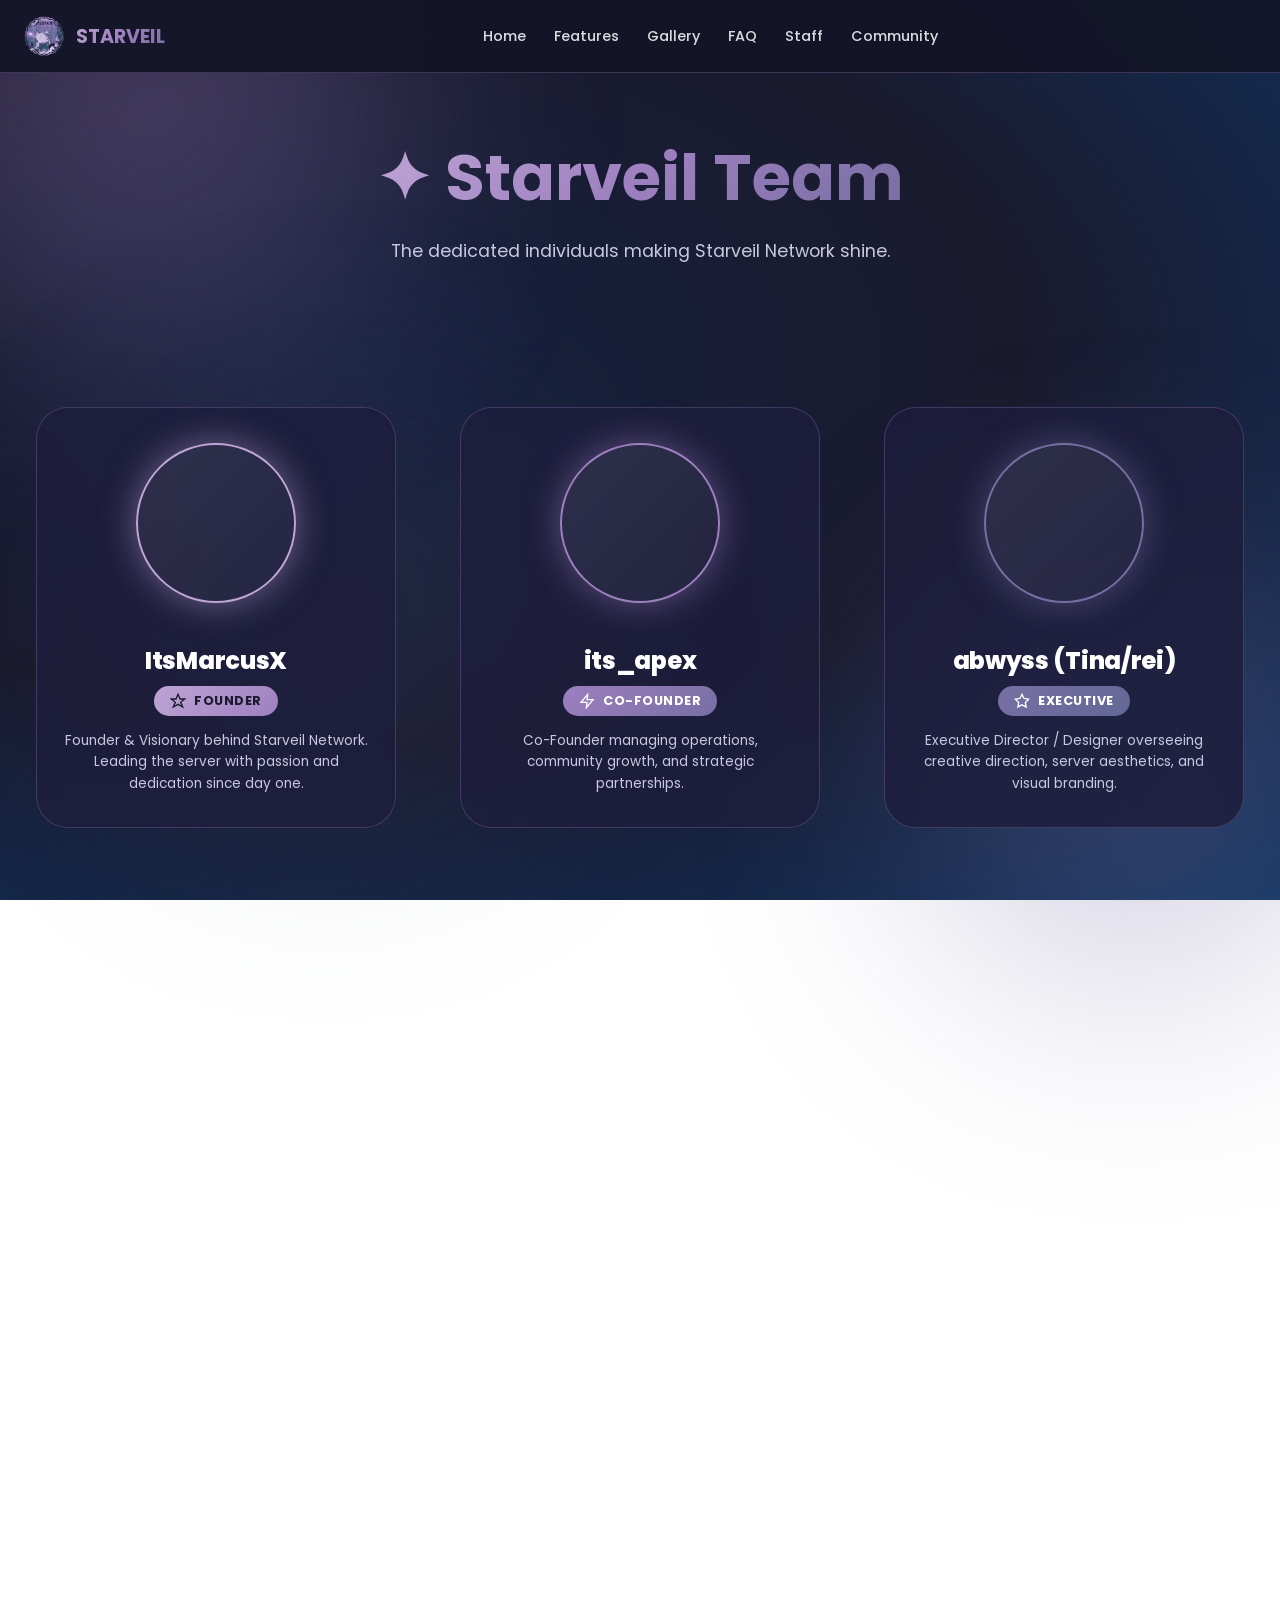
<file: staff.html>
<!DOCTYPE html>
<html lang="en">
<head>

<meta charset="UTF-8">
<meta name="viewport" content="width=device-width, initial-scale=1.0, user-scalable=yes">

<title>Starveil Network | Leadership Team</title>

<!-- favicon / tab icon -->
<link rel="icon" type="image/png" href="logo.png">
<link rel="shortcut icon" href="logo.png">

<link href="https://fonts.googleapis.com/css2?family=Poppins:wght@300;400;500;600;700;800&display=swap" rel="stylesheet">
<link rel="stylesheet" href="styles.css">

<!-- Loading Screen -->
<div class="loading-screen" id="loadingScreen">
    <div class="loading-spinner"></div>
</div>

<script>
    // Hide loading screen after page loads
    window.addEventListener('load', function() {
        const loadingScreen = document.getElementById('loadingScreen');
        setTimeout(function() {
            loadingScreen.classList.add('hidden');
        }, 500);
    });
</script>

<style>
/* Staff page specific styles - Starveil Theme */
:root{
    --rank-founder-start: #bea5d5;
    --rank-founder-end: #9d7fbf;
    --rank-cofounder-start: #9d7fbf;
    --rank-cofounder-end: #776fa3;
    --rank-executive-start: #776fa3;
    --rank-executive-end: #636895;
    --rank-helper-start: #536088;
    --rank-helper-end: #455a7d;
    --rank-tester-start: #395472;
    --rank-tester-end: #334d66;
}

.hero{
    min-height: 40vh;
    display: flex;
    align-items: center;
    justify-content: center;
    text-align: center;
    padding: 140px 24px 60px;
}

.hero-content{
    max-width: 1000px;
}

.hero h1{
    font-size: 4rem;
    line-height: 1.2;
    margin-bottom: 20px;
    background: var(--gradient-purple-light);
    -webkit-background-clip: text;
    background-clip: text;
    -webkit-text-fill-color: transparent;
}

.hero p{
    font-size: 1.1rem;
    color: var(--text-soft);
}

.staff-section{
    padding: 40px 24px 100px;
}

.container{
    max-width: 1400px;
    margin: 0 auto;
}

.staff-grid{
    display: grid;
    grid-template-columns: repeat(auto-fit, minmax(320px, 1fr));
    gap: 40px;
    justify-items: center;
    align-items: start;
}

.staff-card{
    background: var(--card);
    border: 1px solid var(--card-border);
    border-radius: 32px;
    backdrop-filter: blur(12px);
    overflow: hidden;
    transition: all 0.35s cubic-bezier(0.2, 0.95, 0.3, 1.05);
    width: 100%;
    max-width: 360px;
    text-align: center;
    cursor: pointer;
}

.staff-card:hover{
    transform: translateY(-10px);
    box-shadow: 0 25px 50px var(--shadow);
}

.head-container{
    padding: 35px 0 20px 0;
    display: flex;
    justify-content: center;
    align-items: center;
}

.head-bubble{
    width: 160px;
    height: 160px;
    border-radius: 50%;
    background: linear-gradient(135deg, rgba(255,255,255,0.08), rgba(255,255,255,0.03));
    border: 2px solid var(--card-border);
    display: flex;
    align-items: center;
    justify-content: center;
    transition: all 0.3s cubic-bezier(0.2, 0.95, 0.3, 1.05);
    box-shadow: 0 10px 30px var(--shadow);
    overflow: hidden;
}

.head-bubble img{
    width: 100%;
    height: 100%;
    object-fit: cover;
    image-rendering: crisp-edges;
    image-rendering: pixelated;
}

/* Rank-specific bubble glows */
.staff-card[data-rank="Founder"] .head-bubble{
    box-shadow: 0 0 35px rgba(190,165,213,0.5);
    border-color: #bea5d5;
}

.staff-card[data-rank="Co-Founder"] .head-bubble{
    box-shadow: 0 0 35px rgba(157,127,191,0.5);
    border-color: #9d7fbf;
}

.staff-card[data-rank="Executive"] .head-bubble{
    box-shadow: 0 0 35px rgba(119,111,163,0.5);
    border-color: #776fa3;
}

.staff-card[data-rank="Helper"] .head-bubble{
    box-shadow: 0 0 35px rgba(83,96,136,0.5);
    border-color: #536088;
}

.staff-card[data-rank="Tester"] .head-bubble{
    box-shadow: 0 0 35px rgba(57,84,114,0.5);
    border-color: #395472;
}

.staff-info{
    padding: 20px 24px 32px;
    text-align: center;
}

.staff-name{
    font-size: 1.5rem;
    font-weight: 800;
    margin-bottom: 8px;
    letter-spacing: -0.3px;
    color: var(--text);
}

.staff-rank{
    font-size: 0.8rem;
    font-weight: 700;
    padding: 6px 16px;
    border-radius: 30px;
    display: inline-flex;
    align-items: center;
    gap: 8px;
    margin-bottom: 14px;
    text-transform: uppercase;
    letter-spacing: 0.5px;
}

.rank-badge-founder{
    background: linear-gradient(135deg, #bea5d5, #9d7fbf);
    color: #1a1a2e;
}
.rank-badge-cofounder{
    background: linear-gradient(135deg, #9d7fbf, #776fa3);
    color: white;
}
.rank-badge-executive{
    background: linear-gradient(135deg, #776fa3, #636895);
    color: white;
}
.rank-badge-helper{
    background: linear-gradient(135deg, #536088, #455a7d);
    color: white;
}
.rank-badge-tester{
    background: linear-gradient(135deg, #395472, #334d66);
    color: white;
}

.rank-icon{
    width: 16px;
    height: 16px;
    display: inline-block;
}

.staff-description{
    font-size: 0.85rem;
    color: var(--text-soft);
    line-height: 1.6;
}

/* Footer override for staff page */
.cool-footer{
    margin-top: 0;
}

@media (max-width: 768px) {
    .hero h1{
        font-size: 2.5rem;
    }
    .hero p{
        font-size: 1rem;
    }
    .staff-name{
        font-size: 1.3rem;
    }
}
</style>

</head>
<body>

<div class="glow-bg">
    <div class="glow-sphere one"></div>
    <div class="glow-sphere two"></div>
    <div class="glow-sphere three"></div>
</div>

<!-- NAVBAR -->
<nav>
    <div class="nav-container">
        <div class="logo">
            <img src="logo.png" alt="Starveil">
            <span class="logo-text">STARVEIL</span>
        </div>
        <div class="nav-links">
            <a href="index.html">Home</a>
            <a href="index.html#features">Features</a>
            <a href="index.html#gallery">Gallery</a>
            <a href="index.html#faq">FAQ</a>
            <a href="staff.html">Staff</a>
            <a href="index.html#community">Community</a>
        </div>
        <div class="right-buttons">
            <div class="menu-toggle" id="menuToggle">
                <span></span>
                <span></span>
                <span></span>
            </div>
        </div>
    </div>
</nav>

<main>
    <section class="hero fade-on-scroll">
        <div class="hero-content">
            <h1>✦ Starveil Team</h1>
            <p>The dedicated individuals making Starveil Network shine.</p>
        </div>
    </section>

    <section class="staff-section">
        <div class="container">
            <div class="staff-grid" id="staff-grid"></div>
        </div>
    </section>
</main>

<!-- FOOTER -->
<footer class="cool-footer fade-on-scroll">
    <div class="footer-inner">
        <div class="footer-brand">
            <h3>✦ STARVEIL</h3>
            <p>Where every star tells a story. Join our celestial journey today.</p>
            <div class="social-links">
                <a href="#"><svg viewBox="0 0 24 24" fill="none" stroke="white" stroke-width="1.8"><path d="M21 11.5a8.38 8.38 0 0 1-.9 3.8 8.5 8.5 0 0 1-7.6 4.7 8.38 8.38 0 0 1-3.8-.9L3 21l1.9-5.7a8.38 8.38 0 0 1-.9-3.8 8.5 8.5 0 0 1 4.7-7.6 8.38 8.38 0 0 1 3.8-.9h.5a8.48 8.48 0 0 1 8 8v.5z"/></svg></a>
                <a href="#"><svg viewBox="0 0 24 24" fill="none" stroke="white" stroke-width="1.8"><rect x="2" y="4" width="20" height="16" rx="2"/><path d="M8 12h8M12 8v8"/></svg></a>
                <a href="#"><svg viewBox="0 0 24 24" fill="none" stroke="white" stroke-width="1.8"><path d="M22 4s-.7 2.1-2 3.4c1.6 10-9.4 17.3-18 11.6 2.2.1 4.4-.6 6-2C3 15.5.5 9.6 3 5c2.2 2.6 5.6 4.3 9 4.5 0-2 .8-4 2.3-5.5 2-2 5.3-2 7.3 0z"/></svg></a>
                <a href="#"><svg viewBox="0 0 24 24" fill="none" stroke="white" stroke-width="1.8"><path d="M22 2L15 9M22 2l-7 7M22 2v6M15 9l-7-7M15 9L8 2M2 2l7 7M2 2h6M2 2v6M9 15l7 7M9 15l-7 7M9 15v6M16 16l6 6M16 16h6M16 16v6"/></svg></a>
            </div>
        </div>
        <div class="footer-links">
            <div class="footer-col">
                <h4>Explore</h4>
                <a href="index.html">Home</a>
                <a href="index.html#features">Features</a>
                <a href="index.html#gallery">Gallery</a>
                <a href="index.html#faq">FAQ</a>
                <a href="staff.html">Staff</a>
                <a href="index.html#community">Community</a>
            </div>
            <div class="footer-col">
                <h4>Resources</h4>
                <a href="#">Rules</a>
                <a href="#">Support</a>
                <a href="#">Status</a>
            </div>
            <div class="footer-col">
                <h4>Connect</h4>
                <a href="#">Discord</a>
                <a href="#">Store</a>
                <a href="#">Vote</a>
            </div>
        </div>
    </div>
    <div class="footer-bottom">© 2026 Starveil Network — Where stars align and legends are born. ✦</div>
</footer>

<script>
    // Staff Data with Minecraft usernames for 2D heads
    const staffMembers = [
        { 
            name: "ItsMarcusX", 
            rank: "Founder", 
            description: "Founder & Visionary behind Starveil Network. Leading the server with passion and dedication since day one.",
            minecraftUsername: "ItsMarcusX",
            icon: `<svg class="rank-icon" viewBox="0 0 24 24" fill="none" stroke="currentColor" stroke-width="2"><path d="M12 2L15 9H22L16 14L19 21L12 17L5 21L8 14L2 9H9L12 2Z"/></svg>`,
            rankClass: "rank-badge-founder"
        },
        { 
            name: "its_apex", 
            rank: "Co-Founder", 
            description: "Co-Founder managing operations, community growth, and strategic partnerships.",
            minecraftUsername: "atrillun",
            icon: `<svg class="rank-icon" viewBox="0 0 24 24" fill="none" stroke="currentColor" stroke-width="2"><path d="M13 2L3 14H12L11 22L21 10H12L13 2Z"/></svg>`,
            rankClass: "rank-badge-cofounder"
        },
        { 
            name: "abwyss (Tina/rei)", 
            rank: "Executive", 
            description: "Executive Director / Designer overseeing creative direction, server aesthetics, and visual branding.",
            minecraftUsername: "ibeella",
            icon: `<svg class="rank-icon" viewBox="0 0 24 24" fill="none" stroke="currentColor" stroke-width="2"><path d="M12 2l3.09 6.26L22 9.27l-5 4.87 1.18 6.88L12 17.77l-6.18 3.25L7 14.14 2 9.27l6.91-1.01L12 2z" stroke="currentColor" fill="none"/></svg>`,
            rankClass: "rank-badge-executive"
        },
        { 
            name: "WenjinTheFish", 
            rank: "Helper", 
            description: "Community Helper assisting players, answering questions, and keeping the server welcoming.",
            minecraftUsername: "WenjinTheFish",
            icon: `<svg class="rank-icon" viewBox="0 0 24 24" fill="none" stroke="currentColor" stroke-width="2"><path d="M12 6V4M8 8H6M18 8H16M12 20L8 16H16L12 20Z" stroke="currentColor" fill="none"/><rect x="8" y="8" width="8" height="8" rx="2" stroke="currentColor" fill="none"/></svg>`,
            rankClass: "rank-badge-helper"
        },
        { 
            name: "thewarlwa1245", 
            rank: "Tester", 
            description: "Beta Tester ensuring new features and updates are bug-free before release.",
            minecraftUsername: "thewarlwa1245",
            icon: `<svg class="rank-icon" viewBox="0 0 24 24" fill="none" stroke="currentColor" stroke-width="2"><path d="M9 12h6M12 9v6M21 12a9 9 0 1 1-18 0 9 9 0 0 1 18 0z" stroke="currentColor" fill="none"/></svg>`,
            rankClass: "rank-badge-tester"
        },
        { 
            name: "SmileyOwen", 
            rank: "Tester", 
            description: "Beta Tester helping identify bugs and improve gameplay experience.",
            minecraftUsername: "SmileyOwen",
            icon: `<svg class="rank-icon" viewBox="0 0 24 24" fill="none" stroke="currentColor" stroke-width="2"><path d="M9 12h6M12 9v6M21 12a9 9 0 1 1-18 0 9 9 0 0 1 18 0z" stroke="currentColor" fill="none"/></svg>`,
            rankClass: "rank-badge-tester"
        }
    ];

    // Render staff cards with 2D Minecraft heads
    function renderStaffCards() {
        const grid = document.getElementById('staff-grid');
        if (!grid) return;
        
        grid.innerHTML = '';
        
        for (const staff of staffMembers) {
            const card = document.createElement('div');
            card.className = 'staff-card fade-on-scroll';
            card.setAttribute('data-rank', staff.rank);
            
            const headContainer = document.createElement('div');
            headContainer.className = 'head-container';
            
            const bubble = document.createElement('div');
            bubble.className = 'head-bubble';
            
            const headImg = document.createElement('img');
            headImg.src = `https://mc-heads.net/avatar/${staff.minecraftUsername}/100`;
            headImg.alt = `${staff.name}'s Minecraft head`;
            headImg.loading = "lazy";
            
            headImg.onerror = function() {
                this.src = `https://minotar.net/avatar/${staff.minecraftUsername}/100`;
            };
            
            bubble.appendChild(headImg);
            headContainer.appendChild(bubble);
            
            const infoDiv = document.createElement('div');
            infoDiv.className = 'staff-info';
            
            let rankDisplay = staff.rank.toUpperCase();
            
            infoDiv.innerHTML = `
                <div class="staff-name">${staff.name}</div>
                <div class="staff-rank ${staff.rankClass}">
                    ${staff.icon}
                    ${rankDisplay}
                </div>
                <div class="staff-description">${staff.description}</div>
            `;
            
            card.appendChild(headContainer);
            card.appendChild(infoDiv);
            grid.appendChild(card);
        }
        
        // Apply fade-on-scroll to new staff cards
        const newFadeElements = document.querySelectorAll('.fade-on-scroll');
        setTimeout(checkFadeIn, 50);
    }
    
    renderStaffCards();

    // Click glow effect
    function createGlow(e) { 
        let g = document.createElement('div'); 
        g.className = 'click-glow'; 
        g.style.left = e.clientX + 'px'; 
        g.style.top = e.clientY + 'px'; 
        document.body.appendChild(g); 
        setTimeout(() => g.remove(), 700); 
    }
    
    document.querySelectorAll('.glow-trigger, .btn, .social-links a, .footer-col a, .nav-links a, .staff-card, .menu-toggle').forEach(el => {
        if (el) el.addEventListener('click', createGlow);
    });

    // Mobile menu toggle
    const menuToggle = document.getElementById('menuToggle');
    const navLinks = document.querySelector('.nav-links');

    function closeMenu() {
        navLinks.classList.remove('active');
        menuToggle.classList.remove('active');
        document.body.style.overflow = '';
    }

    function openMenu() {
        navLinks.classList.add('active');
        menuToggle.classList.add('active');
        document.body.style.overflow = 'hidden';
    }

    if (menuToggle) {
        menuToggle.addEventListener('click', (e) => {
            e.stopPropagation();
            if (navLinks.classList.contains('active')) {
                closeMenu();
            } else {
                openMenu();
            }
        });
    }

    document.querySelectorAll('.nav-links a').forEach(link => {
        link.addEventListener('click', closeMenu);
    });

    document.addEventListener('click', (e) => {
        if (window.innerWidth <= 768) {
            if (!navLinks.contains(e.target) && !menuToggle.contains(e.target)) {
                closeMenu();
            }
        }
    });

    // Fade on scroll
    function checkFadeIn() {
        const fadeElements = document.querySelectorAll('.fade-on-scroll');
        fadeElements.forEach(el => {
            const rect = el.getBoundingClientRect();
            const windowHeight = window.innerHeight;
            if (rect.top < windowHeight - 80 && rect.bottom > 50) {
                el.classList.add('fade-in-view');
            } else {
                el.classList.remove('fade-in-view');
            }
        });
    }
    
    // Initial check and listen to scroll
    setTimeout(checkFadeIn, 100);
    window.addEventListener('scroll', checkFadeIn);
    window.addEventListener('resize', checkFadeIn);
</script>

</body>
</html>
</file>
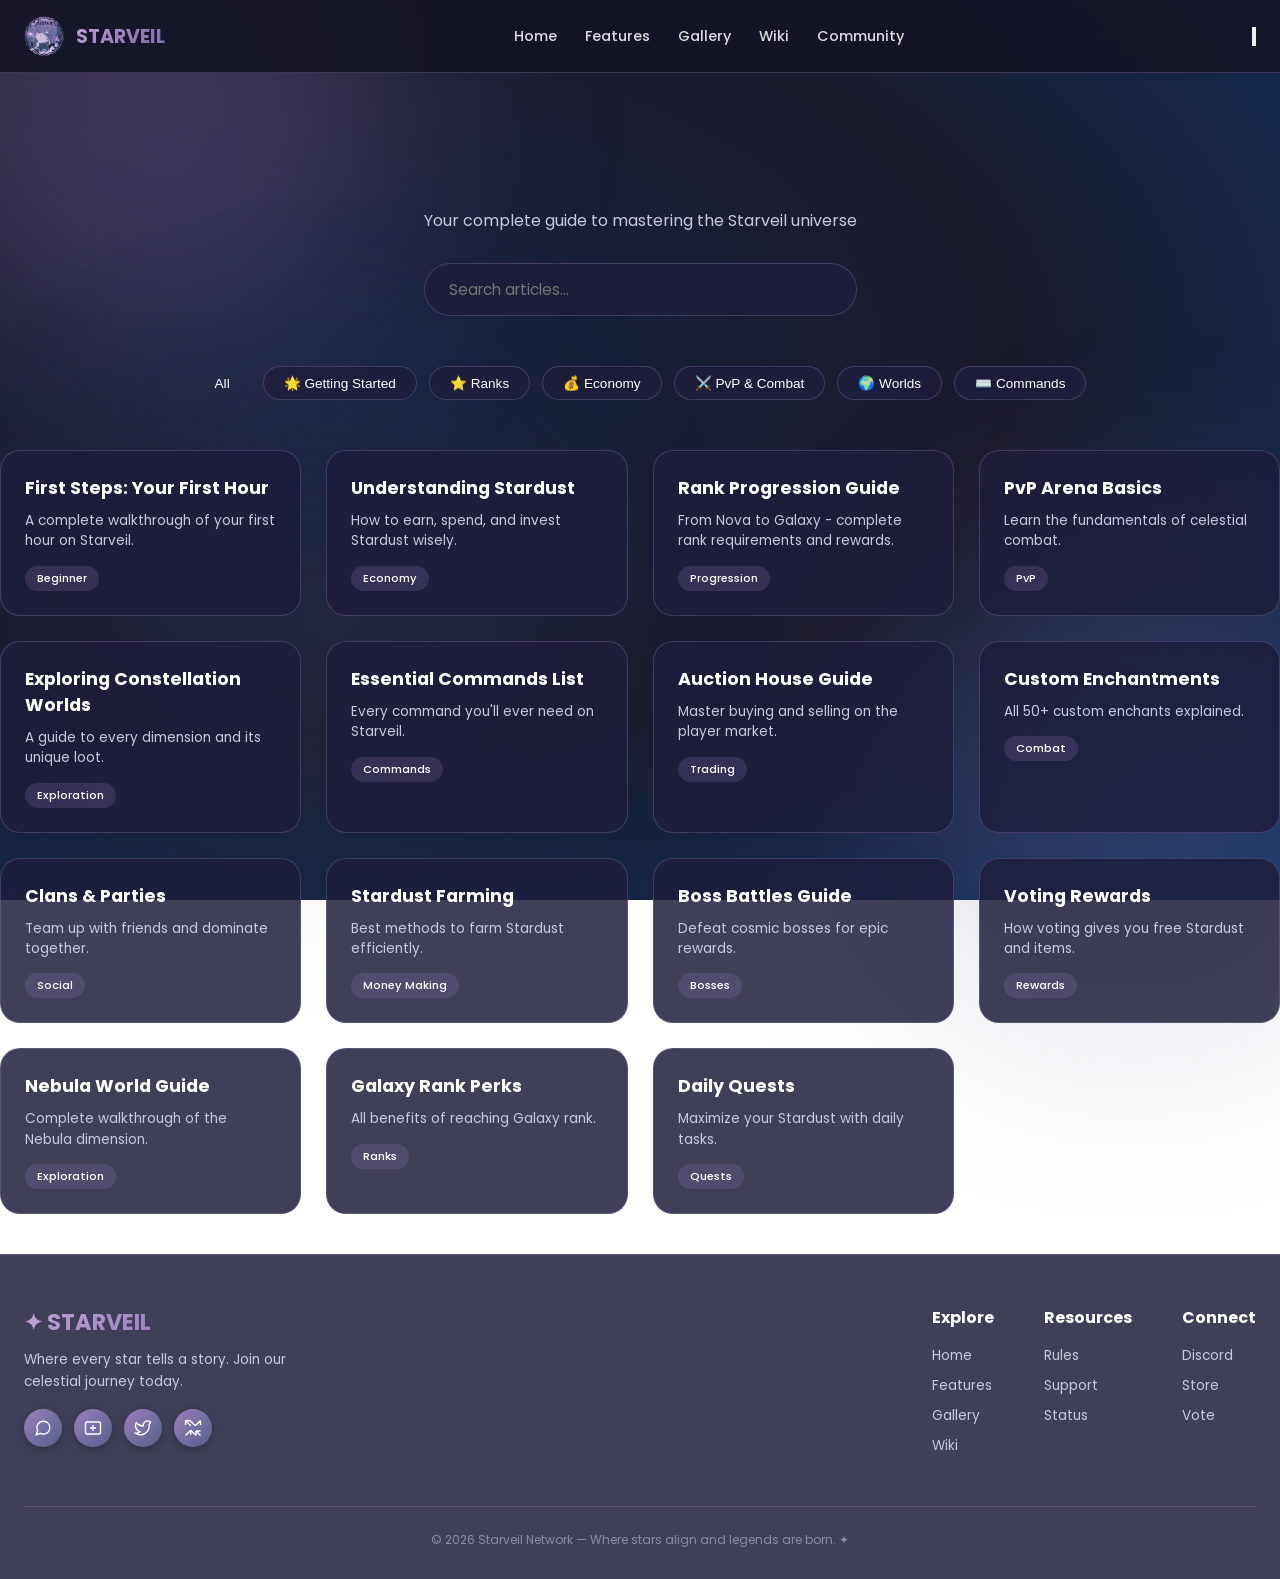
<file: wiki.html>
<!DOCTYPE html>
<html lang="en">
<head>

<meta charset="UTF-8">
<meta name="viewport" content="width=device-width, initial-scale=1.0, user-scalable=yes">

<title>Starveil Network | Wiki & Guides</title>

<link rel="icon" type="image/png" href="logo.png">
<link rel="shortcut icon" href="logo.png">

<link href="https://fonts.googleapis.com/css2?family=Poppins:wght@300;400;500;600;700;800&display=swap" rel="stylesheet">
<link rel="stylesheet" href="styles.css">

<!-- CRITICAL: Theme script runs immediately to prevent white flash -->
<script>
    (function() {
        const savedTheme = localStorage.getItem('starveil-theme');
        
        if (savedTheme === 'dark') {
            document.documentElement.classList.add('dark-mode');
            document.body.classList.add('dark-mode');
        } else if (savedTheme === 'light') {
            document.documentElement.classList.remove('dark-mode');
            document.body.classList.remove('dark-mode');
        } else {
            const systemPrefersDark = window.matchMedia('(prefers-color-scheme: dark)').matches;
            if (systemPrefersDark) {
                document.documentElement.classList.add('dark-mode');
                document.body.classList.add('dark-mode');
            } else {
                document.documentElement.classList.remove('dark-mode');
                document.body.classList.remove('dark-mode');
            }
        }
    })();
</script>

<style>
/* Wiki page specific styles */
.wiki-hero{
    min-height: 35vh;
    display: flex;
    align-items: center;
    justify-content: center;
    text-align: center;
    padding: 120px 24px 50px;
}
.wiki-hero h1{
    font-size: 3rem;
    margin-bottom: 16px;
    background: linear-gradient(115deg, var(--gradient1-start), var(--gradient2-start));
    -webkit-background-clip: text;
    background-clip: text;
    -webkit-text-fill-color: transparent;
}
.wiki-hero p{
    color: var(--text-soft);
    max-width: 600px;
    margin: 0 auto;
}

.wiki-search{
    max-width: 500px;
    margin: 30px auto 0;
}
.wiki-search input{
    width: 100%;
    padding: 14px 24px;
    border-radius: 50px;
    border: 1px solid var(--card-border);
    background: var(--card);
    color: var(--text);
    font-family: 'Poppins', sans-serif;
    font-size: 0.95rem;
    outline: none;
    transition: all 0.3s ease;
}
.wiki-search input:focus{
    border-color: var(--gradient2-start);
    box-shadow: 0 0 0 3px rgba(255,107,157,0.1);
}

/* Category buttons */
.wiki-categories{
    display: flex;
    flex-wrap: wrap;
    justify-content: center;
    gap: 12px;
    margin-bottom: 50px;
}
.category-btn{
    padding: 8px 20px;
    border-radius: 40px;
    background: var(--card);
    border: 1px solid var(--card-border);
    color: var(--text);
    font-size: 0.85rem;
    font-weight: 500;
    cursor: pointer;
    transition: all 0.3s ease;
}
.category-btn:hover{
    background: var(--gradient2-start);
    color: white;
    border-color: var(--gradient2-start);
}
.category-btn.active{
    background: linear-gradient(135deg, var(--gradient1-start), var(--gradient2-start));
    color: white;
    border-color: transparent;
}

/* Articles grid */
.wiki-articles{
    margin-top: 20px;
}
.articles-grid{
    display: grid;
    grid-template-columns: repeat(auto-fill, minmax(300px, 1fr));
    gap: 25px;
}
.article-card{
    background: var(--card);
    border: 1px solid var(--card-border);
    border-radius: 20px;
    padding: 24px;
    transition: all 0.3s ease;
    cursor: pointer;
}
.article-card:hover{
    transform: translateY(-3px);
    box-shadow: 0 8px 20px var(--shadow-hover);
    border-color: var(--gradient2-start);
}
.article-card h4{
    font-size: 1.1rem;
    margin-bottom: 10px;
    color: var(--text);
}
.article-card p{
    color: var(--text-soft);
    font-size: 0.85rem;
    line-height: 1.5;
    margin-bottom: 12px;
}
.article-tag{
    display: inline-block;
    background: var(--btn-hover);
    color: var(--gradient2-start);
    font-size: 0.7rem;
    padding: 4px 12px;
    border-radius: 20px;
    font-weight: 500;
}

.no-results{
    text-align: center;
    padding: 50px;
    color: var(--text-soft);
}

@media (max-width: 768px) {
    .wiki-hero h1{
        font-size: 2rem;
    }
    .category-btn{
        padding: 6px 16px;
        font-size: 0.75rem;
    }
}
</style>

</head>
<body>

<div class="glow-bg">
    <div class="glow-sphere one"></div>
    <div class="glow-sphere two"></div>
    <div class="glow-sphere three"></div>
</div>

<!-- NAVBAR -->
<nav>
    <div class="nav-container">
        <div class="logo">
            <img src="logo.png" alt="Starveil">
            <span class="logo-text">STARVEIL</span>
        </div>
        <div class="nav-links">
            <a href="index.html">Home</a>
            <a href="index.html#features">Features</a>
            <a href="index.html#gallery">Gallery</a>
            <a href="wiki.html">Wiki</a>
            <a href="index.html#community">Community</a>
        </div>
        <div class="right-buttons">
            <div class="menu-toggle" id="menuToggle">
                <span></span>
                <span></span>
                <span></span>
            </div>
            <button class="theme-toggle" id="themeToggleBtn">
                <svg class="sun-icon" viewBox="0 0 24 24" fill="none" stroke="currentColor" stroke-width="2">
                    <circle cx="12" cy="12" r="5"/>
                    <path d="M12 1v2M12 21v2M4.22 4.22l1.42 1.42M18.36 18.36l1.42 1.42M1 12h2M21 12h2M4.22 19.78l1.42-1.42M18.36 5.64l1.42-1.42"/>
                </svg>
            </button>
        </div>
    </div>
</nav>

<main>
    <section class="wiki-hero fade-on-scroll">
        <div class="hero-content">
            <h1>✦ Starveil Wiki</h1>
            <p>Your complete guide to mastering the Starveil universe</p>
            <div class="wiki-search">
                <input type="text" placeholder="Search articles..." id="searchInput">
            </div>
        </div>
    </section>

    <div class="container">
        <div class="wiki-categories fade-on-scroll" id="categoryButtons">
            <button class="category-btn active" data-category="all">All</button>
            <button class="category-btn" data-category="getting-started">🌟 Getting Started</button>
            <button class="category-btn" data-category="ranks">⭐ Ranks</button>
            <button class="category-btn" data-category="economy">💰 Economy</button>
            <button class="category-btn" data-category="pvp">⚔️ PvP & Combat</button>
            <button class="category-btn" data-category="worlds">🌍 Worlds</button>
            <button class="category-btn" data-category="commands">⌨️ Commands</button>
        </div>

        <div class="wiki-articles fade-on-scroll">
            <div class="articles-grid" id="articlesGrid"></div>
        </div>
    </div>
</main>

<!-- FOOTER -->
<footer>
    <div class="footer-inner">
        <div class="footer-brand">
            <h3>✦ STARVEIL</h3>
            <p>Where every star tells a story. Join our celestial journey today.</p>
            <div class="social-links">
                <a href="#"><svg viewBox="0 0 24 24" fill="none" stroke="white" stroke-width="1.8"><path d="M21 11.5a8.38 8.38 0 0 1-.9 3.8 8.5 8.5 0 0 1-7.6 4.7 8.38 8.38 0 0 1-3.8-.9L3 21l1.9-5.7a8.38 8.38 0 0 1-.9-3.8 8.5 8.5 0 0 1 4.7-7.6 8.38 8.38 0 0 1 3.8-.9h.5a8.48 8.48 0 0 1 8 8v.5z"/></svg></a>
                <a href="#"><svg viewBox="0 0 24 24" fill="none" stroke="white" stroke-width="1.8"><rect x="2" y="4" width="20" height="16" rx="2"/><path d="M8 12h8M12 8v8"/></svg></a>
                <a href="#"><svg viewBox="0 0 24 24" fill="none" stroke="white" stroke-width="1.8"><path d="M22 4s-.7 2.1-2 3.4c1.6 10-9.4 17.3-18 11.6 2.2.1 4.4-.6 6-2C3 15.5.5 9.6 3 5c2.2 2.6 5.6 4.3 9 4.5 0-2 .8-4 2.3-5.5 2-2 5.3-2 7.3 0z"/></svg></a>
                <a href="#"><svg viewBox="0 0 24 24" fill="none" stroke="white" stroke-width="1.8"><path d="M22 2L15 9M22 2l-7 7M22 2v6M15 9l-7-7M15 9L8 2M2 2l7 7M2 2h6M2 2v6M9 15l7 7M9 15l-7 7M9 15v6M16 16l6 6M16 16h6M16 16v6"/></svg></a>
            </div>
        </div>
        <div class="footer-links">
            <div class="footer-col">
                <h4>Explore</h4>
                <a href="index.html">Home</a>
                <a href="index.html#features">Features</a>
                <a href="index.html#gallery">Gallery</a>
                <a href="wiki.html">Wiki</a>
            </div>
            <div class="footer-col">
                <h4>Resources</h4>
                <a href="#">Rules</a>
                <a href="#">Support</a>
                <a href="#">Status</a>
            </div>
            <div class="footer-col">
                <h4>Connect</h4>
                <a href="#">Discord</a>
                <a href="#">Store</a>
                <a href="#">Vote</a>
            </div>
        </div>
    </div>
    <div class="footer-bottom">© 2026 Starveil Network — Where stars align and legends are born. ✦</div>
</footer>

<script>
    // Article data
    const articlesData = [
        { title: "First Steps: Your First Hour", category: "getting-started", description: "A complete walkthrough of your first hour on Starveil.", tag: "Beginner" },
        { title: "Understanding Stardust", category: "economy", description: "How to earn, spend, and invest Stardust wisely.", tag: "Economy" },
        { title: "Rank Progression Guide", category: "ranks", description: "From Nova to Galaxy - complete rank requirements and rewards.", tag: "Progression" },
        { title: "PvP Arena Basics", category: "pvp", description: "Learn the fundamentals of celestial combat.", tag: "PvP" },
        { title: "Exploring Constellation Worlds", category: "worlds", description: "A guide to every dimension and its unique loot.", tag: "Exploration" },
        { title: "Essential Commands List", category: "commands", description: "Every command you'll ever need on Starveil.", tag: "Commands" },
        { title: "Auction House Guide", category: "economy", description: "Master buying and selling on the player market.", tag: "Trading" },
        { title: "Custom Enchantments", category: "pvp", description: "All 50+ custom enchants explained.", tag: "Combat" },
        { title: "Clans & Parties", category: "getting-started", description: "Team up with friends and dominate together.", tag: "Social" },
        { title: "Stardust Farming", category: "economy", description: "Best methods to farm Stardust efficiently.", tag: "Money Making" },
        { title: "Boss Battles Guide", category: "pvp", description: "Defeat cosmic bosses for epic rewards.", tag: "Bosses" },
        { title: "Voting Rewards", category: "commands", description: "How voting gives you free Stardust and items.", tag: "Rewards" },
        { title: "Nebula World Guide", category: "worlds", description: "Complete walkthrough of the Nebula dimension.", tag: "Exploration" },
        { title: "Galaxy Rank Perks", category: "ranks", description: "All benefits of reaching Galaxy rank.", tag: "Ranks" },
        { title: "Daily Quests", category: "getting-started", description: "Maximize your Stardust with daily tasks.", tag: "Quests" }
    ];

    let currentCategory = "all";
    let currentSearch = "";

    function renderArticles() {
        const grid = document.getElementById('articlesGrid');
        if (!grid) return;
        
        let filtered = articlesData;
        
        if (currentCategory !== "all") {
            filtered = filtered.filter(article => article.category === currentCategory);
        }
        
        if (currentSearch) {
            filtered = filtered.filter(article => 
                article.title.toLowerCase().includes(currentSearch.toLowerCase()) ||
                article.description.toLowerCase().includes(currentSearch.toLowerCase()) ||
                article.tag.toLowerCase().includes(currentSearch.toLowerCase())
            );
        }
        
        if (filtered.length === 0) {
            grid.innerHTML = '<div class="no-results">No articles found. Try a different search!</div>';
            return;
        }
        
        grid.innerHTML = filtered.map(article => `
            <div class="article-card fade-on-scroll" data-category="${article.category}">
                <h4>${article.title}</h4>
                <p>${article.description}</p>
                <span class="article-tag">${article.tag}</span>
            </div>
        `).join('');
        
        const newFadeElements = document.querySelectorAll('.fade-on-scroll');
        newFadeElements.forEach(el => {
            const rect = el.getBoundingClientRect();
            if (rect.top < window.innerHeight - 80 && rect.bottom > 0) {
                el.classList.add('fade-in-view');
            }
        });
    }
    
    renderArticles();
    
    const searchInput = document.getElementById('searchInput');
    if (searchInput) {
        searchInput.addEventListener('input', (e) => {
            currentSearch = e.target.value;
            renderArticles();
        });
    }
    
    const categoryBtns = document.querySelectorAll('.category-btn');
    categoryBtns.forEach(btn => {
        btn.addEventListener('click', () => {
            categoryBtns.forEach(b => b.classList.remove('active'));
            btn.classList.add('active');
            currentCategory = btn.getAttribute('data-category');
            renderArticles();
        });
    });
    
    // Theme toggle - with persistence
    const themeBtn = document.getElementById('themeToggleBtn');
    const sunSvg = `<svg viewBox="0 0 24 24" fill="none" stroke="currentColor" stroke-width="2"><circle cx="12" cy="12" r="5"/><path d="M12 1v2M12 21v2M4.22 4.22l1.42 1.42M18.36 18.36l1.42 1.42M1 12h2M21 12h2M4.22 19.78l1.42-1.42M18.36 5.64l1.42-1.42"/></svg>`;
    const moonSvg = `<svg viewBox="0 0 24 24" fill="none" stroke="currentColor" stroke-width="2"><path d="M21 12.79A9 9 0 1 1 11.21 3 7 7 0 0 0 21 12.79z"/></svg>`;

    function updateButtonIcon() {
        const isDark = document.body.classList.contains('dark-mode');
        if (isDark) {
            themeBtn.innerHTML = sunSvg;
        } else {
            themeBtn.innerHTML = moonSvg;
        }
    }

    function setTheme(isDark) {
        if (isDark) {
            document.body.classList.add('dark-mode');
            localStorage.setItem('starveil-theme', 'dark');
        } else {
            document.body.classList.remove('dark-mode');
            localStorage.setItem('starveil-theme', 'light');
        }
        updateButtonIcon();
    }
    
    updateButtonIcon();
    
    themeBtn.addEventListener('click', () => {
        const isDark = document.body.classList.contains('dark-mode');
        setTheme(!isDark);
    });

    // Mobile dropdown menu toggle
    const menuToggle = document.getElementById('menuToggle');
    const navLinks = document.querySelector('.nav-links');

    function closeMenu() {
        navLinks.classList.remove('active');
        menuToggle.classList.remove('active');
        document.body.style.overflow = '';
    }

    function openMenu() {
        navLinks.classList.add('active');
        menuToggle.classList.add('active');
        document.body.style.overflow = 'hidden';
    }

    if (menuToggle) {
        menuToggle.addEventListener('click', (e) => {
            e.stopPropagation();
            if (navLinks.classList.contains('active')) {
                closeMenu();
            } else {
                openMenu();
            }
        });
    }

    document.querySelectorAll('.nav-links a').forEach(link => {
        link.addEventListener('click', closeMenu);
    });

    document.addEventListener('click', (e) => {
        if (window.innerWidth <= 768) {
            if (!navLinks.contains(e.target) && !menuToggle.contains(e.target)) {
                closeMenu();
            }
        }
    });

    function createGlow(e) {
        const glow = document.createElement('div');
        glow.className = 'click-glow';
        glow.style.left = e.clientX + 'px';
        glow.style.top = e.clientY + 'px';
        document.body.appendChild(glow);
        setTimeout(() => glow.remove(), 700);
    }
    
    document.querySelectorAll('.article-card, .btn, .theme-toggle, .social-links a, .footer-col a, .nav-links a, .category-btn, .menu-toggle').forEach(el => {
        if (el) el.addEventListener('click', createGlow);
    });

    const fadeElements = document.querySelectorAll('.fade-on-scroll');
    function checkFade() {
        fadeElements.forEach(el => {
            const rect = el.getBoundingClientRect();
            if (rect.top < window.innerHeight - 80 && rect.bottom > 0) {
                el.classList.add('fade-in-view');
            }
        });
    }
    checkFade();
    window.addEventListener('scroll', checkFade);
    window.addEventListener('resize', checkFade);
</script>

</body>
</html>
</file>
<file: styles.css>
/* ===================================== */
/* STARVEIL NETWORK - MAIN STYLES */
/* Dark Purple/Blue Theme Only */
/* ===================================== */

/* ROOT COLORS - Fixed Dark Theme */
:root {
    --bg-start: #1a1a2e;
    --bg-mid: #16213e;
    --bg-end: #0f3460;
    --text: #ffffff;
    --text-soft: #c8c8e0;
    --text-light: #8a8aaa;
    --card: rgba(30,30,60,.85);
    --card-border: rgba(157,127,191,0.3);
    --navbar-bg: rgba(20,20,40,.92);
    --gradient-purple: linear-gradient(135deg, #9d7fbf, #776fa3, #536088);
    --gradient-purple-light: linear-gradient(135deg, #bea5d5, #9d7fbf, #776fa3);
    --shadow: rgba(0,0,0,0.3);
    --shadow-hover: rgba(0,0,0,0.4);
    --btn-hover: rgba(157,127,191,0.2);
    --accent-glow: #9d7fbf;
    --dropdown-bg: rgba(20,20,40,.95);
}

* {
    margin: 0;
    padding: 0;
    box-sizing: border-box;
}

html {
    scroll-behavior: smooth;
}

body {
    font-family: 'Poppins', sans-serif;
    color: var(--text);
    overflow-x: hidden;
}

/* Darker gradient background */
body::before {
    content: "";
    position: fixed;
    inset: 0;
    background: radial-gradient(ellipse at 30% 40%, var(--bg-mid) 0%, var(--bg-start) 50%, var(--bg-end) 100%);
    z-index: -6;
    transition: background 0.5s ease;
}

/* Loading Screen */
.loading-screen {
    position: fixed;
    top: 0;
    left: 0;
    width: 100%;
    height: 100%;
    background: var(--bg-start);
    display: flex;
    align-items: center;
    justify-content: center;
    z-index: 10000;
    transition: opacity 0.5s ease, visibility 0.5s ease;
    opacity: 1;
    visibility: visible;
}

.loading-screen.hidden {
    opacity: 0;
    visibility: hidden;
}

.loading-spinner {
    width: 60px;
    height: 60px;
    border: 3px solid var(--card-border);
    border-top-color: #bea5d5;
    border-radius: 50%;
    animation: spin 1s linear infinite;
}

@keyframes spin {
    to { transform: rotate(360deg); }
}

/* Floating orbs */
.glow-bg {
    position: fixed;
    inset: 0;
    z-index: -5;
    pointer-events: none;
}

.glow-sphere {
    position: absolute;
    border-radius: 50%;
    filter: blur(120px);
    opacity: 0.3;
    transition: background 0.5s ease;
    animation: floatOrb 20s infinite alternate ease-in-out;
}

.glow-sphere.one {
    width: 500px;
    height: 500px;
    background: #9d7fbf;
    top: -150px;
    left: -100px;
}

.glow-sphere.two {
    width: 450px;
    height: 450px;
    background: #776fa3;
    bottom: -100px;
    right: -80px;
    animation-delay: -6s;
}

.glow-sphere.three {
    width: 400px;
    height: 400px;
    background: #536088;
    bottom: 10%;
    left: 10%;
    opacity: 0.2;
    animation-delay: -12s;
}

@keyframes floatOrb {
    0% { transform: translate(0, 0) scale(1); }
    100% { transform: translate(30px, -25px) scale(1.05); }
}

/* ===================================== */
/* NAVBAR */
/* ===================================== */

nav {
    position: fixed;
    top: 0;
    left: 0;
    width: 100%;
    z-index: 1000;
    backdrop-filter: blur(20px);
    background: var(--navbar-bg);
    border-bottom: 1px solid var(--card-border);
    transition: all 0.4s ease;
}

.nav-container {
    max-width: 1400px;
    margin: 0 auto;
    padding: 16px 24px;
    display: flex;
    align-items: center;
    justify-content: space-between;
    gap: 20px;
}

.logo {
    display: flex;
    align-items: center;
    gap: 12px;
    font-weight: 700;
    font-size: 1.2rem;
}

.logo img {
    width: 40px;
    height: 40px;
    object-fit: contain;
    border-radius: 50%;
    display: block;
}

.logo .logo-text {
    background: var(--gradient-purple-light);
    -webkit-background-clip: text;
    background-clip: text;
    -webkit-text-fill-color: transparent;
}

.nav-links {
    display: flex;
    align-items: center;
    gap: 28px;
}

.nav-links a {
    color: var(--text);
    text-decoration: none;
    font-weight: 500;
    font-size: 0.9rem;
    transition: color 0.2s ease;
    opacity: 0.85;
}

.nav-links a:hover {
    opacity: 1;
    color: #bea5d5;
}

.right-buttons {
    display: flex;
    align-items: center;
    gap: 12px;
}

.menu-toggle {
    display: none;
    flex-direction: column;
    justify-content: space-between;
    width: 24px;
    height: 18px;
    cursor: pointer;
    z-index: 1002;
}

.menu-toggle span {
    width: 100%;
    height: 2px;
    background: var(--text);
    border-radius: 2px;
    transition: all 0.3s ease;
}

/* Mobile menu */
@media (max-width: 768px) {
    .menu-toggle {
        display: flex;
    }
    
    .nav-links {
        position: fixed;
        top: 70px;
        right: 20px;
        left: auto;
        width: 260px;
        background: var(--dropdown-bg);
        backdrop-filter: blur(20px);
        flex-direction: column;
        align-items: stretch;
        gap: 8px;
        padding: 16px;
        border-radius: 24px;
        border: 1px solid var(--card-border);
        box-shadow: 0 10px 30px rgba(0,0,0,0.3);
        transition: all 0.3s ease;
        z-index: 1001;
        opacity: 0;
        visibility: hidden;
        transform: translateY(-10px);
    }
    
    .nav-links.active {
        opacity: 1;
        visibility: visible;
        transform: translateY(0);
    }
    
    .nav-links a {
        padding: 12px 16px;
        border-radius: 16px;
        transition: all 0.2s ease;
        font-size: 0.95rem;
    }
    
    .nav-links a:hover {
        background: var(--btn-hover);
        transform: translateX(5px);
    }
    
    .menu-toggle.active span:nth-child(1) {
        transform: rotate(45deg) translate(5px, 5px);
    }
    
    .menu-toggle.active span:nth-child(2) {
        opacity: 0;
    }
    
    .menu-toggle.active span:nth-child(3) {
        transform: rotate(-45deg) translate(5px, -5px);
    }
}

@media (min-width: 769px) {
    .menu-toggle {
        display: none !important;
    }
}

/* ===================================== */
/* HERO SECTION */
/* ===================================== */

.hero {
    min-height: 100vh;
    display: flex;
    align-items: center;
    justify-content: center;
    text-align: center;
    padding: 120px 24px 80px;
}

.hero-content {
    max-width: 900px;
}

.hero-logo img {
    width: 140px;
    height: 140px;
    object-fit: contain;
    margin-bottom: 24px;
    animation: gentleFloat 4s ease-in-out infinite;
    display: block;
    margin-left: auto;
    margin-right: auto;
}

@keyframes gentleFloat {
    0%,100% { transform: translateY(0px); }
    50% { transform: translateY(-10px); }
}

.hero h1 {
    font-size: 4rem;
    line-height: 1.2;
    margin-bottom: 20px;
    background: var(--gradient-purple-light);
    -webkit-background-clip: text;
    background-clip: text;
    -webkit-text-fill-color: transparent;
}

.hero p {
    font-size: 1.1rem;
    color: var(--text-soft);
    margin-bottom: 40px;
    max-width: 600px;
    margin-left: auto;
    margin-right: auto;
    line-height: 1.7;
}

/* Buttons */
.btn-group {
    display: flex;
    justify-content: center;
    gap: 20px;
    flex-wrap: wrap;
}

.btn {
    padding: 14px 36px;
    border-radius: 50px;
    font-weight: 600;
    text-decoration: none;
    transition: all 0.3s ease;
    cursor: pointer;
    display: inline-flex;
    align-items: center;
    gap: 10px;
    font-size: 0.95rem;
}

.btn-primary {
    background: var(--gradient-purple);
    color: white;
    border: none;
    box-shadow: 0 4px 15px rgba(0,0,0,0.3);
}

.btn-primary:hover {
    transform: translateY(-3px);
    box-shadow: 0 8px 25px rgba(0,0,0,0.4);
}

.btn-secondary {
    background: transparent;
    color: var(--text);
    border: 1.5px solid var(--card-border);
}

.btn-secondary:hover {
    border-color: #bea5d5;
    background: var(--btn-hover);
    transform: translateY(-3px);
}

.btn svg {
    width: 18px;
    height: 18px;
    stroke: currentColor;
    stroke-width: 2;
}

@media (max-width: 768px) {
    .hero h1 {
        font-size: 2.5rem;
    }
    .hero p {
        font-size: 1rem;
    }
    .btn {
        padding: 12px 28px;
        font-size: 0.85rem;
    }
    .hero-logo img {
        width: 100px;
        height: 100px;
    }
}

/* ===================================== */
/* SECTIONS */
/* ===================================== */

section {
    padding: 80px 24px;
}

.container {
    max-width: 1280px;
    margin: 0 auto;
}

.section-header {
    text-align: center;
    margin-bottom: 60px;
}

.section-header h2 {
    font-size: 2.5rem;
    margin-bottom: 12px;
    background: var(--gradient-purple-light);
    -webkit-background-clip: text;
    background-clip: text;
    -webkit-text-fill-color: transparent;
}

.section-header p {
    color: var(--text-soft);
    font-size: 1rem;
}

@media (max-width: 768px) {
    section {
        padding: 60px 20px;
    }
    .section-header h2 {
        font-size: 2rem;
    }
}

/* Features Grid */
.features-grid {
    display: grid;
    grid-template-columns: repeat(auto-fit, minmax(280px, 1fr));
    gap: 30px;
}

.feature-card {
    background: var(--card);
    border: 1px solid var(--card-border);
    padding: 32px 28px;
    border-radius: 28px;
    transition: all 0.3s ease;
    text-align: center;
}

.feature-card:hover {
    transform: translateY(-6px);
    box-shadow: 0 20px 35px var(--shadow-hover);
}

.feature-icon {
    width: 64px;
    height: 64px;
    background: var(--gradient-purple);
    border-radius: 20px;
    display: flex;
    align-items: center;
    justify-content: center;
    margin: 0 auto 20px auto;
}

.feature-icon svg {
    width: 32px;
    height: 32px;
    stroke: white;
    stroke-width: 1.7;
    fill: none;
}

.feature-card h3 {
    font-size: 1.25rem;
    margin-bottom: 10px;
}

.feature-card p {
    color: var(--text-soft);
    line-height: 1.6;
    font-size: 0.9rem;
}

/* Gallery Grid */
.gallery-grid {
    display: grid;
    grid-template-columns: repeat(auto-fit, minmax(320px, 1fr));
    gap: 25px;
}

.gallery-item {
    border-radius: 28px;
    overflow: hidden;
    height: 280px;
    position: relative;
    cursor: pointer;
    transition: all 0.3s ease;
}

.gallery-item:hover {
    transform: translateY(-6px);
}

.gallery-item img {
    width: 100%;
    height: 100%;
    object-fit: cover;
    transition: transform 0.5s ease;
}

.gallery-item:hover img {
    transform: scale(1.05);
}

.gallery-overlay {
    position: absolute;
    bottom: 0;
    left: 0;
    right: 0;
    background: linear-gradient(to top, rgba(0,0,0,0.7), transparent);
    padding: 24px;
}

.gallery-overlay h3 {
    color: white;
    font-size: 1.2rem;
    margin-bottom: 4px;
}

.gallery-overlay p {
    color: rgba(255,255,255,0.8);
    font-size: 0.8rem;
}

/* FAQ */
.faq-container {
    max-width: 750px;
    margin: 0 auto;
    display: flex;
    flex-direction: column;
    gap: 16px;
}

.faq-item {
    background: var(--card);
    border: 1px solid var(--card-border);
    border-radius: 20px;
    overflow: hidden;
    transition: all 0.3s ease;
}

.faq-question {
    padding: 20px 24px;
    display: flex;
    justify-content: space-between;
    align-items: center;
    font-weight: 600;
    cursor: pointer;
}

.faq-question svg {
    width: 20px;
    height: 20px;
    stroke: var(--text);
    stroke-width: 2;
    transition: transform 0.3s ease;
}

.faq-answer {
    max-height: 0;
    padding: 0 24px;
    opacity: 0;
    overflow: hidden;
    transition: all 0.3s ease;
    color: var(--text-soft);
    line-height: 1.6;
    font-size: 0.9rem;
}

.faq-item.active .faq-answer {
    max-height: 200px;
    padding: 0 24px 24px;
    opacity: 1;
}

.faq-item.active .faq-question svg {
    transform: rotate(45deg);
}

/* Community Cards */
.community-grid {
    display: grid;
    grid-template-columns: repeat(auto-fit, minmax(220px, 1fr));
    gap: 25px;
}

.community-card {
    background: var(--card);
    border: 1px solid var(--card-border);
    padding: 32px 24px;
    border-radius: 24px;
    text-align: center;
    transition: all 0.3s ease;
    text-decoration: none;
    display: block;
}

.community-card:hover {
    transform: translateY(-5px);
    box-shadow: 0 15px 30px var(--shadow-hover);
    border-color: #bea5d5;
}

.community-icon {
    width: 56px;
    height: 56px;
    background: var(--gradient-purple);
    border-radius: 18px;
    display: flex;
    align-items: center;
    justify-content: center;
    margin: 0 auto 16px auto;
}

.community-icon svg {
    width: 28px;
    height: 28px;
    stroke: white;
    stroke-width: 1.7;
    fill: none;
}

.community-card h3 {
    font-size: 1.2rem;
    margin-bottom: 6px;
    color: var(--text);
}

.community-card p {
    color: var(--text-soft);
    font-size: 0.85rem;
    margin-bottom: 12px;
}

.community-card span {
    color: #bea5d5;
    font-size: 0.8rem;
    font-weight: 500;
}

/* Footer */
footer {
    margin-top: 40px;
    background: var(--card);
    backdrop-filter: blur(20px);
    border-top: 1px solid var(--card-border);
    padding: 50px 24px 30px;
}

.footer-inner {
    max-width: 1280px;
    margin: 0 auto;
    display: flex;
    flex-wrap: wrap;
    justify-content: space-between;
    gap: 40px;
}

.footer-brand h3 {
    font-size: 1.4rem;
    margin-bottom: 10px;
    background: var(--gradient-purple-light);
    -webkit-background-clip: text;
    background-clip: text;
    -webkit-text-fill-color: transparent;
}

.footer-brand p {
    max-width: 300px;
    color: var(--text-soft);
    line-height: 1.6;
    font-size: 0.85rem;
}

.footer-links {
    display: flex;
    gap: 50px;
    flex-wrap: wrap;
}

.footer-col h4 {
    font-size: 1rem;
    margin-bottom: 16px;
    color: var(--text);
}

.footer-col a {
    display: block;
    color: var(--text-soft);
    text-decoration: none;
    margin: 10px 0;
    font-size: 0.85rem;
    transition: color 0.2s ease;
}

.footer-col a:hover {
    color: #bea5d5;
}

.social-links {
    display: flex;
    gap: 12px;
    margin-top: 16px;
}

.social-links a {
    width: 38px;
    height: 38px;
    background: var(--gradient-purple);
    border-radius: 50%;
    display: flex;
    align-items: center;
    justify-content: center;
    transition: all 0.25s ease;
    box-shadow: 0 2px 8px rgba(0,0,0,0.3);
}

.social-links a svg {
    width: 18px;
    height: 18px;
    stroke: white;
    stroke-width: 1.8;
    fill: none;
}

.social-links a:hover {
    transform: translateY(-3px) scale(1.05);
    box-shadow: 0 6px 16px rgba(0,0,0,0.4);
}

.footer-bottom {
    text-align: center;
    margin-top: 40px;
    padding-top: 24px;
    border-top: 1px solid var(--card-border);
    font-size: 0.75rem;
    color: var(--text-light);
}

@media (max-width: 768px) {
    .footer-inner {
        flex-direction: column;
        text-align: center;
        gap: 30px;
    }
    .footer-brand p {
        max-width: 100%;
    }
    .footer-links {
        justify-content: center;
        gap: 30px;
    }
    .social-links {
        justify-content: center;
    }
}

/* Fade animation */
.fade-on-scroll {
    opacity: 0;
    transform: translateY(30px);
    transition: opacity 0.7s ease, transform 0.7s ease;
}

.fade-on-scroll.fade-in-view {
    opacity: 1;
    transform: translateY(0);
}

/* Click glow */
.click-glow {
    position: fixed;
    width: 0;
    height: 0;
    border-radius: 50%;
    pointer-events: none;
    background: radial-gradient(circle, var(--accent-glow), transparent 70%);
    transform: translate(-50%, -50%);
    animation: glowPop 0.7s ease-out forwards;
    z-index: 10000;
}

@keyframes glowPop {
    0% { width: 0px; height: 0px; opacity: 0.5; }
    100% { width: 400px; height: 400px; opacity: 0; }
                          }
</file>
